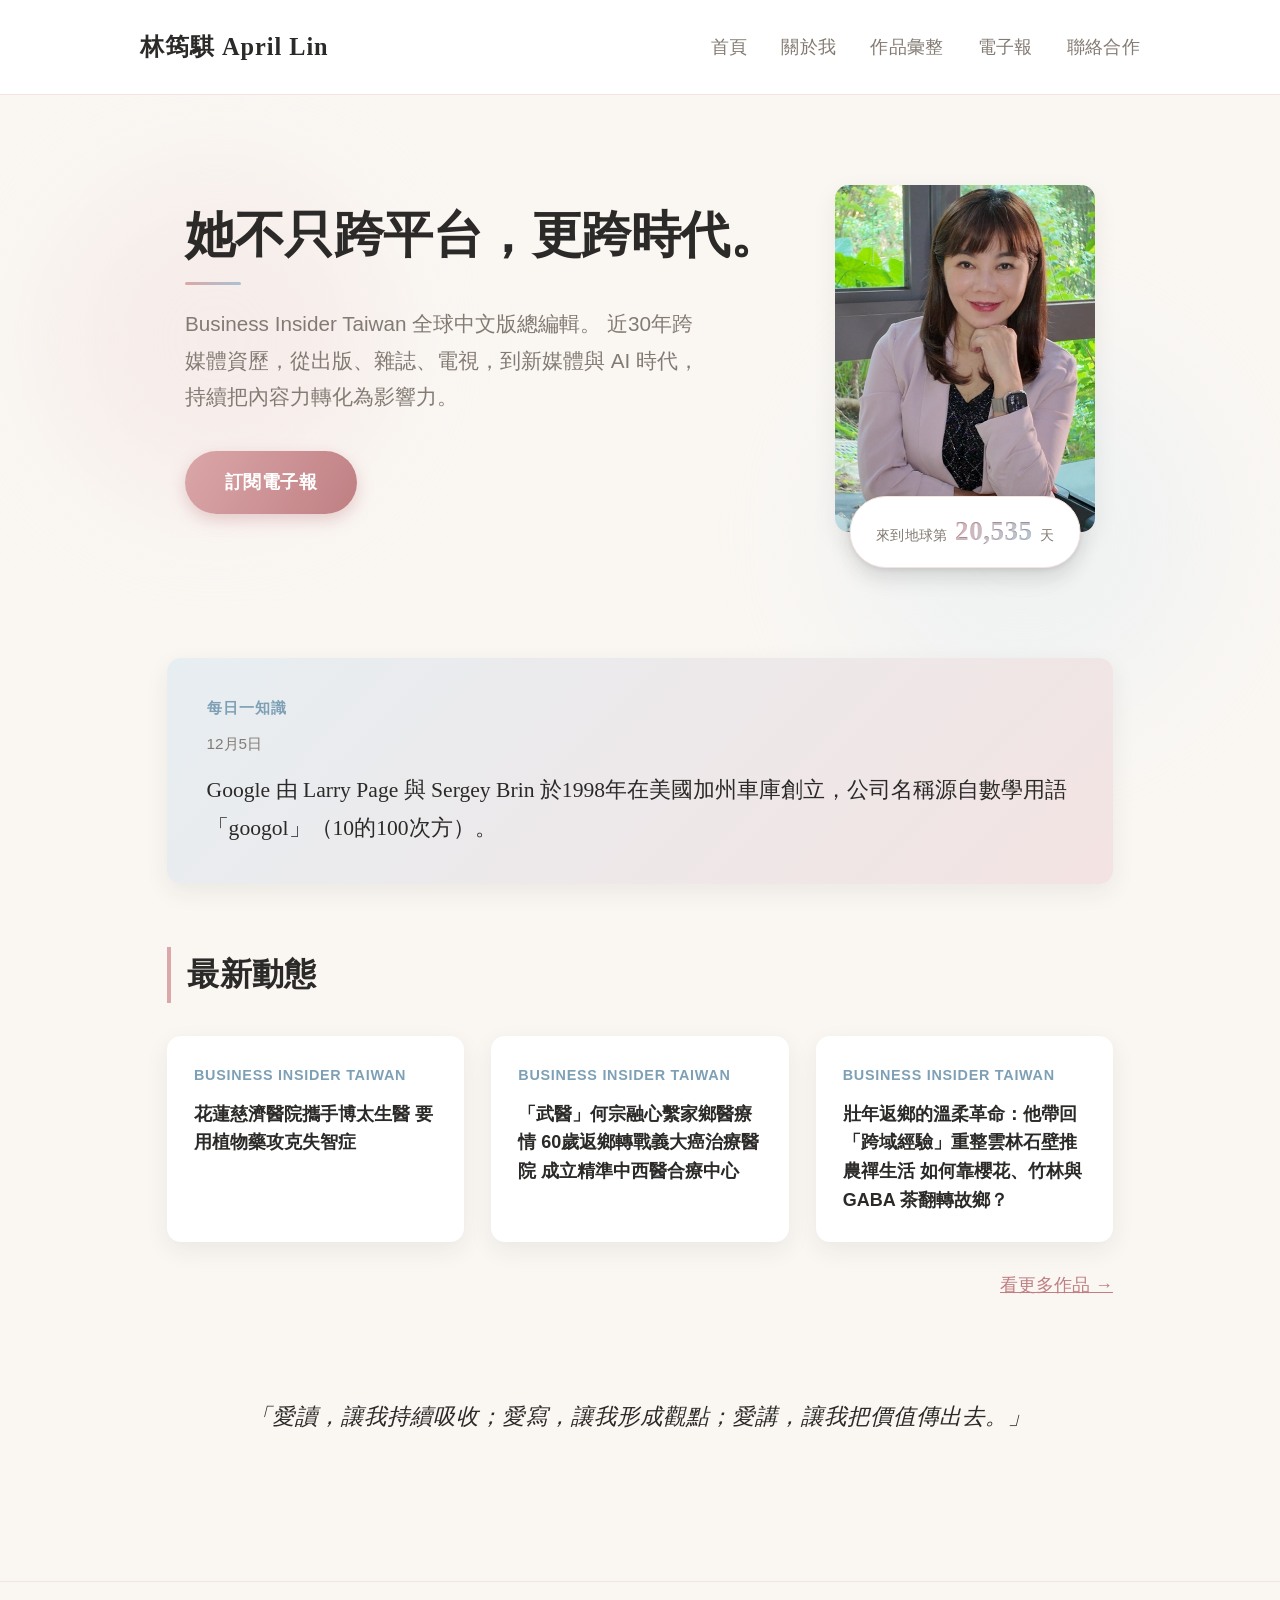
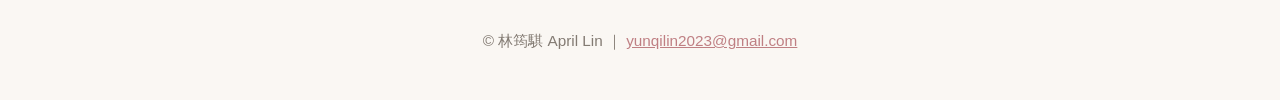
<file: index.html>
<!DOCTYPE html>
<html lang="zh-Hant">
<head>
<meta charset="UTF-8">
<meta name="viewport" content="width=device-width, initial-scale=1.0">
<!-- Google tag (gtag.js) -->
<script async src="https://www.googletagmanager.com/gtag/js?id=G-0GLRS315TK"></script>
<script>
  window.dataLayer = window.dataLayer || [];
  function gtag(){dataLayer.push(arguments);}
  gtag('js', new Date());

  gtag('config', 'G-0GLRS315TK');
</script>
<title>林筠騏 April Lin</title>
<link rel="stylesheet" href="css/style.css">
</head>
<body>

<header class="site-header">
  <div class="inner">
    <a class="brand" href="index.html">林筠騏 April Lin</a>
    <nav class="site-nav">
      <a href="index.html">首頁</a>
      <a href="about.html">關於我</a>
      <a href="portfolio.html">作品彙整</a>
      <a href="newsletter.html">電子報</a>
      <a href="contact.html">聯絡合作</a>
    </nav>
  </div>
</header>

<main>

  <section class="hero">
    <div class="hero-text">
      <div class="tagline">她不只跨平台，更跨時代。</div>
      <p class="intro">
        Business Insider Taiwan 全球中文版總編輯。
        近30年跨媒體資歷，從出版、雜誌、電視，到新媒體與 AI 時代，持續把內容力轉化為影響力。
      </p>
      <a class="btn" href="newsletter.html#subscribe">訂閱電子報</a>
    </div>
    <div class="hero-photo">
      <img src="assets/portrait-1.jpg" alt="林筠騏 April Lin">
      <div class="days-alive-badge">
        <div class="days-alive-label">來到地球第</div>
        <div class="days-alive-number" id="days-alive-number">—</div>
        <div class="days-alive-label">天</div>
      </div>
    </div>
  </section>

  <section class="daily-fact">
    <div class="daily-fact-label">每日一知識</div>
    <div class="daily-fact-date" id="daily-fact-date"></div>
    <div class="daily-fact-text" id="daily-fact-text">載入中…</div>
  </section>

  <section>
    <h2 class="section-title">最新動態</h2>
    <div class="news-grid">
      <div class="news-card">
        <div class="news-tag">BUSINESS INSIDER TAIWAN</div>
        <a href="https://www.businessinsider.tw/article/4096" target="_blank" rel="noopener">花蓮慈濟醫院攜手博太生醫 要用植物藥攻克失智症</a>
      </div>
      <div class="news-card">
        <div class="news-tag">BUSINESS INSIDER TAIWAN</div>
        <a href="https://www.businessinsider.tw/article/4020" target="_blank" rel="noopener">「武醫」何宗融心繫家鄉醫療情 60歲返鄉轉戰義大癌治療醫院 成立精準中西醫合療中心</a>
      </div>
      <div class="news-card">
        <div class="news-tag">BUSINESS INSIDER TAIWAN</div>
        <a href="https://www.businessinsider.tw/article/2963" target="_blank" rel="noopener">壯年返鄉的溫柔革命：他帶回「跨域經驗」重整雲林石壁推農禪生活 如何靠櫻花、竹林與 GABA 茶翻轉故鄉？</a>
      </div>
    </div>
    <p class="news-more"><a href="portfolio.html">看更多作品 →</a></p>
  </section>

  <section class="quote-block">
    「愛讀，讓我持續吸收；愛寫，讓我形成觀點；愛講，讓我把價值傳出去。」
  </section>

</main>

<footer>
  © 林筠騏 April Lin ｜ <a href="mailto:yunqilin2023@gmail.com">yunqilin2023@gmail.com</a>
</footer>

<script>
  (function () {
    var birthDate = new Date(1970, 8, 15); // 1970年9月15日
    var now = new Date();
    var msPerDay = 86400000;
    var daysAlive = Math.floor((now - birthDate) / msPerDay);
    document.getElementById('days-alive-number').textContent = daysAlive.toLocaleString('zh-Hant-TW');
  })();

  fetch('data/daily-facts.json')
    .then(function (res) { return res.json(); })
    .then(function (facts) {
      var now = new Date();
      var start = new Date(now.getFullYear(), 0, 0);
      var dayOfYear = Math.floor((now - start) / 86400000);
      var fact = facts[dayOfYear % facts.length];
      document.getElementById('daily-fact-date').textContent = (now.getMonth() + 1) + '月' + now.getDate() + '日';
      document.getElementById('daily-fact-text').textContent = fact.text;
    })
    .catch(function () {
      document.getElementById('daily-fact-text').textContent = '今日知識載入失敗，稍後再試。';
    });
</script>

</body>
</html>
</file>
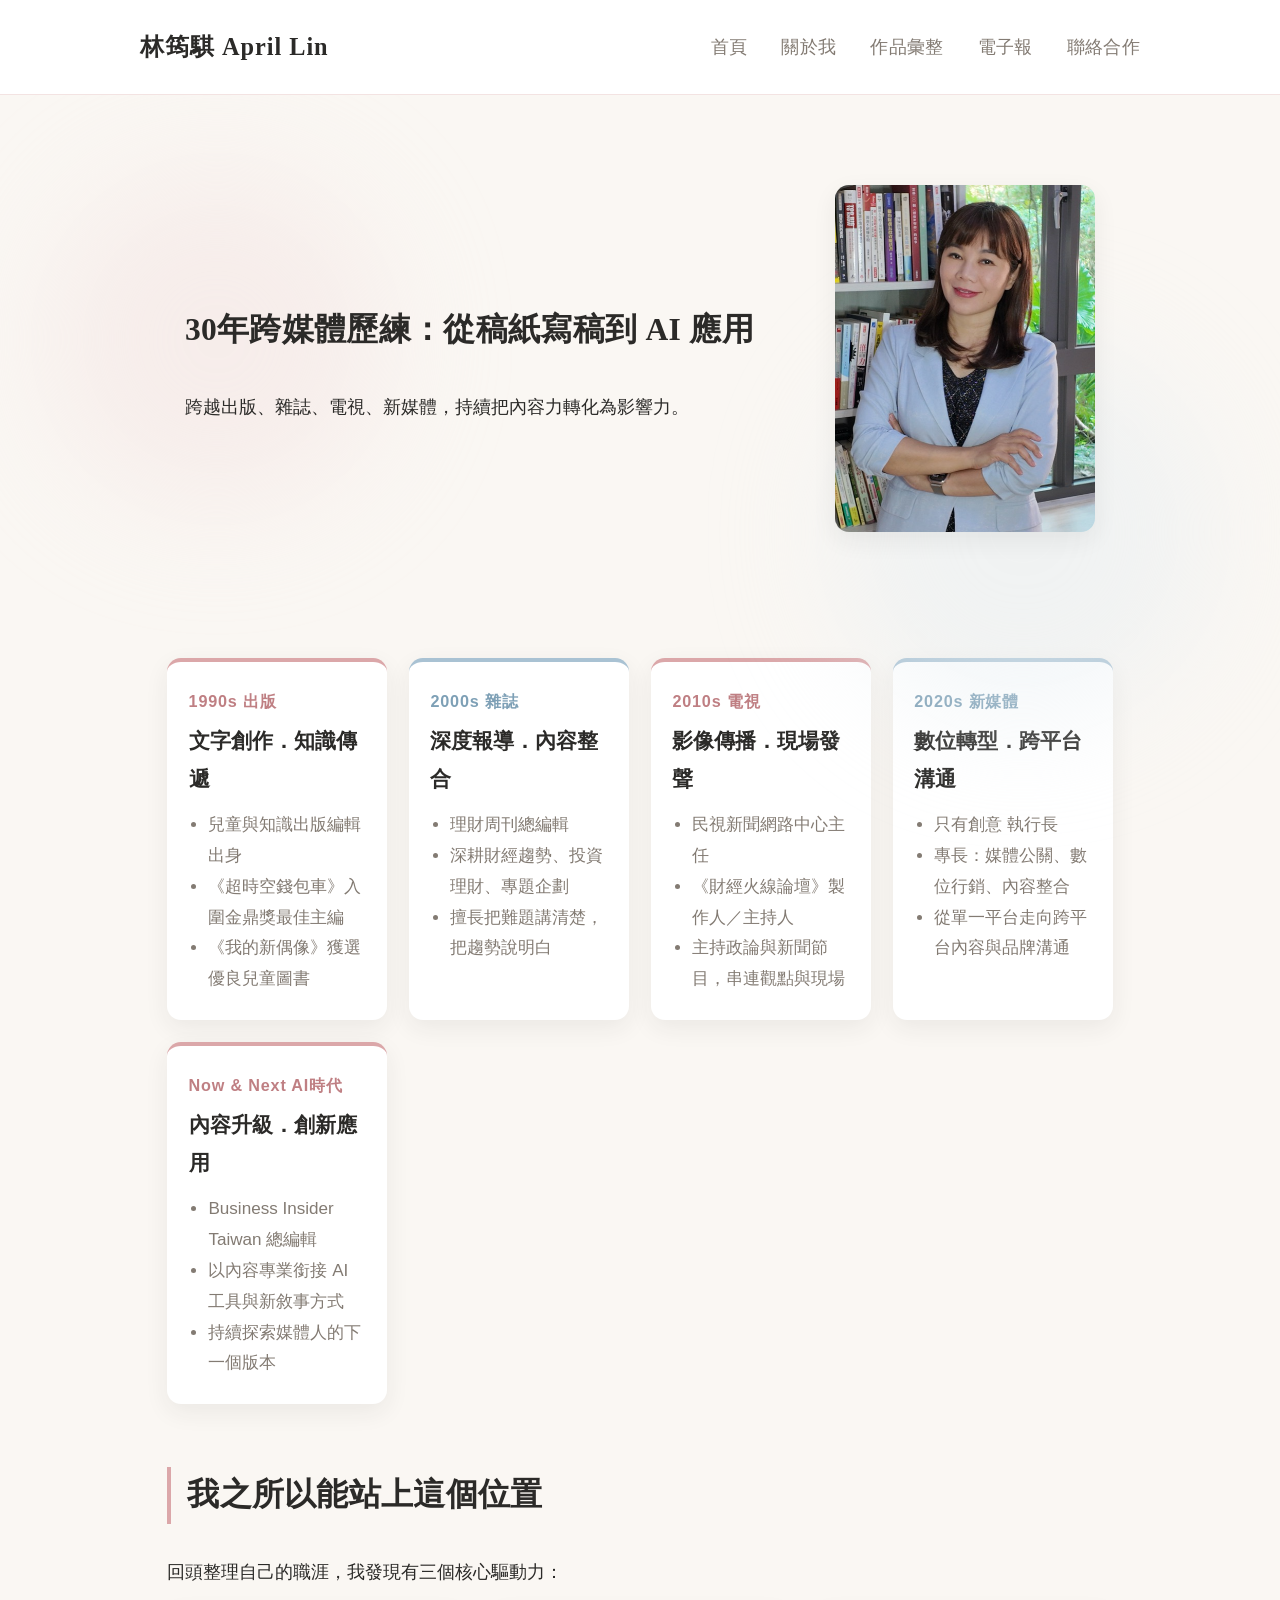
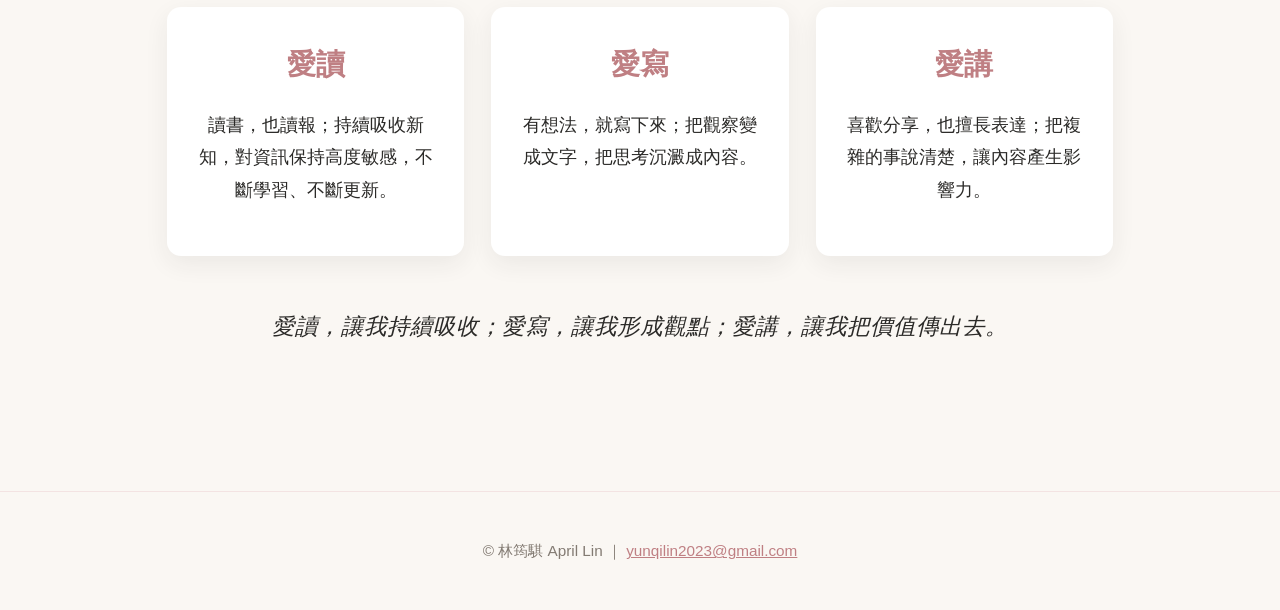
<file: about.html>
<!DOCTYPE html>
<html lang="zh-Hant">
<head>
<meta charset="UTF-8">
<meta name="viewport" content="width=device-width, initial-scale=1.0">
<!-- Google tag (gtag.js) -->
<script async src="https://www.googletagmanager.com/gtag/js?id=G-0GLRS315TK"></script>
<script>
  window.dataLayer = window.dataLayer || [];
  function gtag(){dataLayer.push(arguments);}
  gtag('js', new Date());

  gtag('config', 'G-0GLRS315TK');
</script>
<title>關於我 | 林筠騏 April Lin</title>
<link rel="stylesheet" href="css/style.css">
</head>
<body>

<header class="site-header">
  <div class="inner">
    <a class="brand" href="index.html">林筠騏 April Lin</a>
    <nav class="site-nav">
      <a href="index.html">首頁</a>
      <a href="about.html">關於我</a>
      <a href="portfolio.html">作品彙整</a>
      <a href="newsletter.html">電子報</a>
      <a href="contact.html">聯絡合作</a>
    </nav>
  </div>
</header>

<main>

  <section class="hero">
    <div class="hero-text">
      <h2 class="section-title" style="border:none;padding-left:0;">30年跨媒體歷練：從稿紙寫稿到 AI 應用</h2>
      <p>跨越出版、雜誌、電視、新媒體，持續把內容力轉化為影響力。</p>
    </div>
    <div class="hero-photo">
      <img src="assets/portrait-2.jpg" alt="林筠騏 April Lin">
    </div>
  </section>

  <section>
    <div class="timeline">
      <div class="stage">
        <div class="era">1990s 出版</div>
        <h3>文字創作．知識傳遞</h3>
        <ul>
          <li>兒童與知識出版編輯出身</li>
          <li>《超時空錢包車》入圍金鼎獎最佳主編</li>
          <li>《我的新偶像》獲選優良兒童圖書</li>
        </ul>
      </div>
      <div class="stage">
        <div class="era">2000s 雜誌</div>
        <h3>深度報導．內容整合</h3>
        <ul>
          <li>理財周刊總編輯</li>
          <li>深耕財經趨勢、投資理財、專題企劃</li>
          <li>擅長把難題講清楚，把趨勢說明白</li>
        </ul>
      </div>
      <div class="stage">
        <div class="era">2010s 電視</div>
        <h3>影像傳播．現場發聲</h3>
        <ul>
          <li>民視新聞網路中心主任</li>
          <li>《財經火線論壇》製作人／主持人</li>
          <li>主持政論與新聞節目，串連觀點與現場</li>
        </ul>
      </div>
      <div class="stage">
        <div class="era">2020s 新媒體</div>
        <h3>數位轉型．跨平台溝通</h3>
        <ul>
          <li>只有創意 執行長</li>
          <li>專長：媒體公關、數位行銷、內容整合</li>
          <li>從單一平台走向跨平台內容與品牌溝通</li>
        </ul>
      </div>
      <div class="stage">
        <div class="era">Now &amp; Next AI時代</div>
        <h3>內容升級．創新應用</h3>
        <ul>
          <li>Business Insider Taiwan 總編輯</li>
          <li>以內容專業銜接 AI 工具與新敘事方式</li>
          <li>持續探索媒體人的下一個版本</li>
        </ul>
      </div>
    </div>
  </section>

  <section>
    <h2 class="section-title">我之所以能站上這個位置</h2>
    <p>回頭整理自己的職涯，我發現有三個核心驅動力：</p>
    <div class="drivers">
      <div class="driver">
        <div class="label">愛讀</div>
        <p>讀書，也讀報；持續吸收新知，對資訊保持高度敏感，不斷學習、不斷更新。</p>
      </div>
      <div class="driver">
        <div class="label">愛寫</div>
        <p>有想法，就寫下來；把觀察變成文字，把思考沉澱成內容。</p>
      </div>
      <div class="driver">
        <div class="label">愛講</div>
        <p>喜歡分享，也擅長表達；把複雜的事說清楚，讓內容產生影響力。</p>
      </div>
    </div>
    <p class="quote-block">愛讀，讓我持續吸收；愛寫，讓我形成觀點；愛講，讓我把價值傳出去。</p>
  </section>

</main>

<footer>
  © 林筠騏 April Lin ｜ <a href="mailto:yunqilin2023@gmail.com">yunqilin2023@gmail.com</a>
</footer>

</body>
</html>
</file>
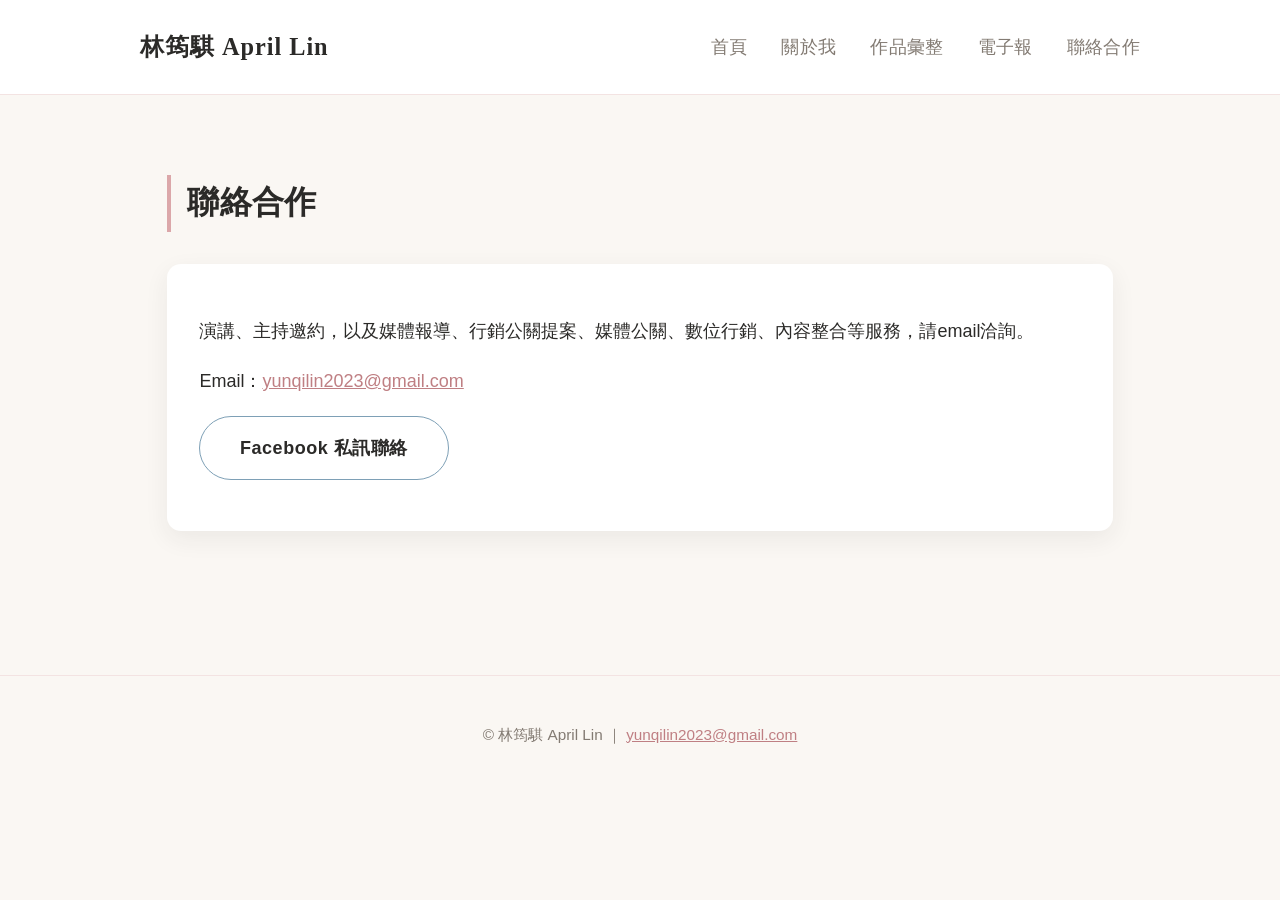
<file: contact.html>
<!DOCTYPE html>
<html lang="zh-Hant">
<head>
<meta charset="UTF-8">
<meta name="viewport" content="width=device-width, initial-scale=1.0">
<!-- Google tag (gtag.js) -->
<script async src="https://www.googletagmanager.com/gtag/js?id=G-0GLRS315TK"></script>
<script>
  window.dataLayer = window.dataLayer || [];
  function gtag(){dataLayer.push(arguments);}
  gtag('js', new Date());

  gtag('config', 'G-0GLRS315TK');
</script>
<title>聯絡合作 | 林筠騏 April Lin</title>
<link rel="stylesheet" href="css/style.css">
</head>
<body>

<header class="site-header">
  <div class="inner">
    <a class="brand" href="index.html">林筠騏 April Lin</a>
    <nav class="site-nav">
      <a href="index.html">首頁</a>
      <a href="about.html">關於我</a>
      <a href="portfolio.html">作品彙整</a>
      <a href="newsletter.html">電子報</a>
      <a href="contact.html">聯絡合作</a>
    </nav>
  </div>
</header>

<main>

  <section>
    <h2 class="section-title">聯絡合作</h2>
    <div class="contact-block">
      <p>演講、主持邀約，以及媒體報導、行銷公關提案、媒體公關、數位行銷、內容整合等服務，請email洽詢。</p>
      <p>Email：<a href="mailto:yunqilin2023@gmail.com">yunqilin2023@gmail.com</a></p>
      <p><a class="btn secondary" href="https://www.facebook.com/lin.yun.qi.590209/?locale=zh_TW" target="_blank" rel="noopener">Facebook 私訊聯絡</a></p>
    </div>
  </section>

</main>

<footer>
  © 林筠騏 April Lin ｜ <a href="mailto:yunqilin2023@gmail.com">yunqilin2023@gmail.com</a>
</footer>

</body>
</html>
</file>
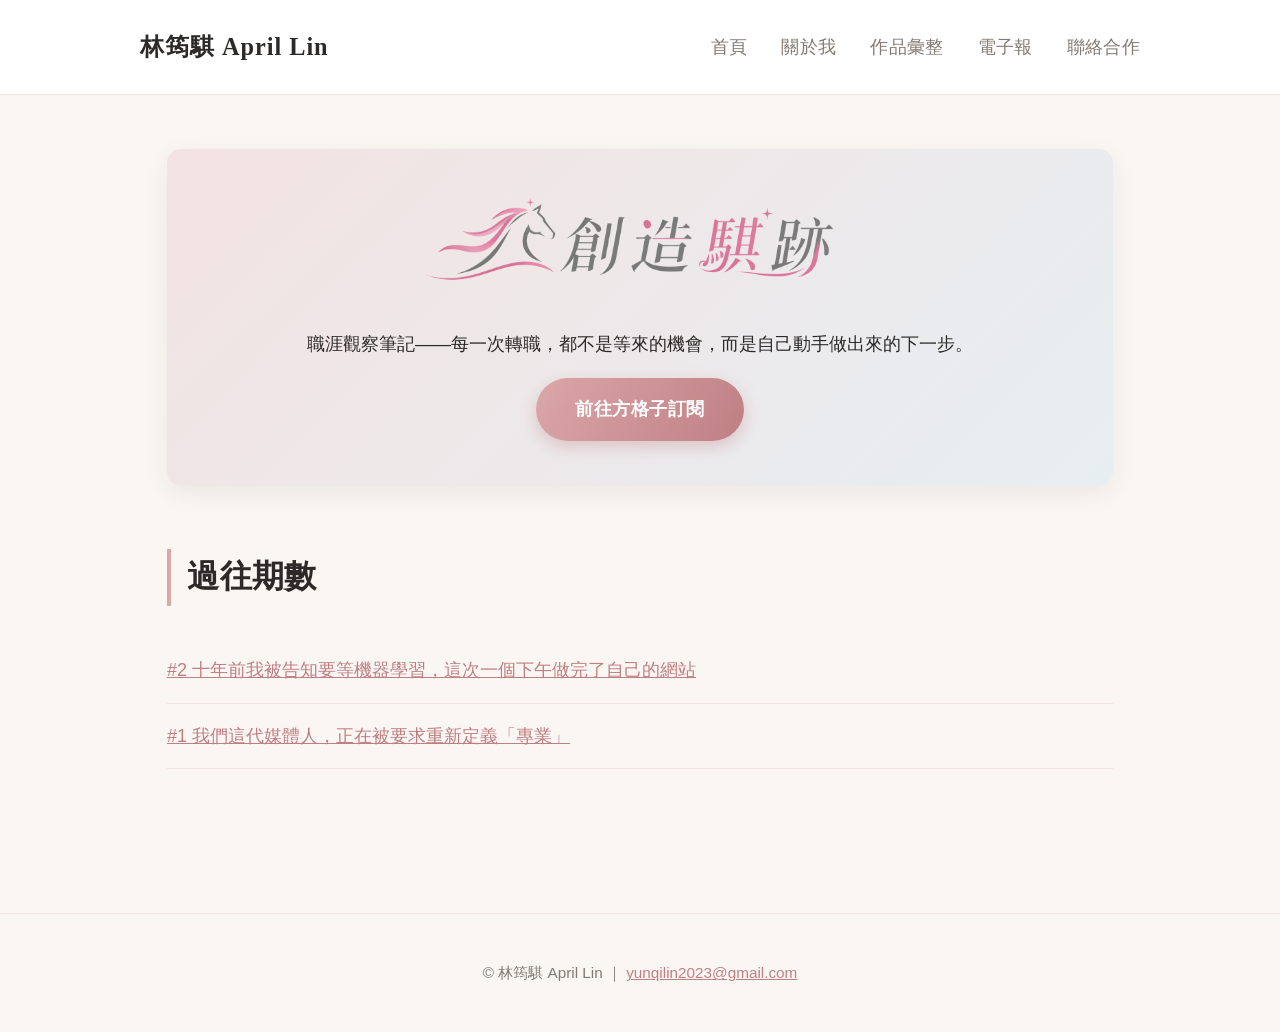
<file: newsletter.html>
<!DOCTYPE html>
<html lang="zh-Hant">
<head>
<meta charset="UTF-8">
<meta name="viewport" content="width=device-width, initial-scale=1.0">
<!-- Google tag (gtag.js) -->
<script async src="https://www.googletagmanager.com/gtag/js?id=G-0GLRS315TK"></script>
<script>
  window.dataLayer = window.dataLayer || [];
  function gtag(){dataLayer.push(arguments);}
  gtag('js', new Date());

  gtag('config', 'G-0GLRS315TK');
</script>
<title>創造騏跡 | 林筠騏 April Lin</title>
<link rel="stylesheet" href="css/style.css">
</head>
<body>

<header class="site-header">
  <div class="inner">
    <a class="brand" href="index.html">林筠騏 April Lin</a>
    <nav class="site-nav">
      <a href="index.html">首頁</a>
      <a href="about.html">關於我</a>
      <a href="portfolio.html">作品彙整</a>
      <a href="newsletter.html">電子報</a>
      <a href="contact.html">聯絡合作</a>
    </nav>
  </div>
</header>

<main>

  <section id="subscribe" class="subscribe-box">
    <img src="assets/logo-qiji.png" alt="創造騏跡" style="max-width:480px;width:100%;height:auto;margin-bottom:0.5rem;">
    <p>職涯觀察筆記——每一次轉職，都不是等來的機會，而是自己動手做出來的下一步。</p>
    <a class="btn" href="https://vocus.cc/salon/aprilqiji" id="subscribe-link" target="_blank" rel="noopener">前往方格子訂閱</a>
  </section>

  <section>
    <h2 class="section-title">過往期數</h2>
    <ul class="archive-list">
      <li><a href="https://vocus.cc/article/6a4e9aaefd89780001310ff7" target="_blank" rel="noopener">#2 十年前我被告知要等機器學習，這次一個下午做完了自己的網站</a></li>
      <li><a href="https://vocus.cc/article/6a4ca779fd897800016c6b80" target="_blank" rel="noopener">#1 我們這代媒體人，正在被要求重新定義「專業」</a></li>
    </ul>
  </section>

</main>

<footer>
  © 林筠騏 April Lin ｜ <a href="mailto:yunqilin2023@gmail.com">yunqilin2023@gmail.com</a>
</footer>

</body>
</html>
</file>
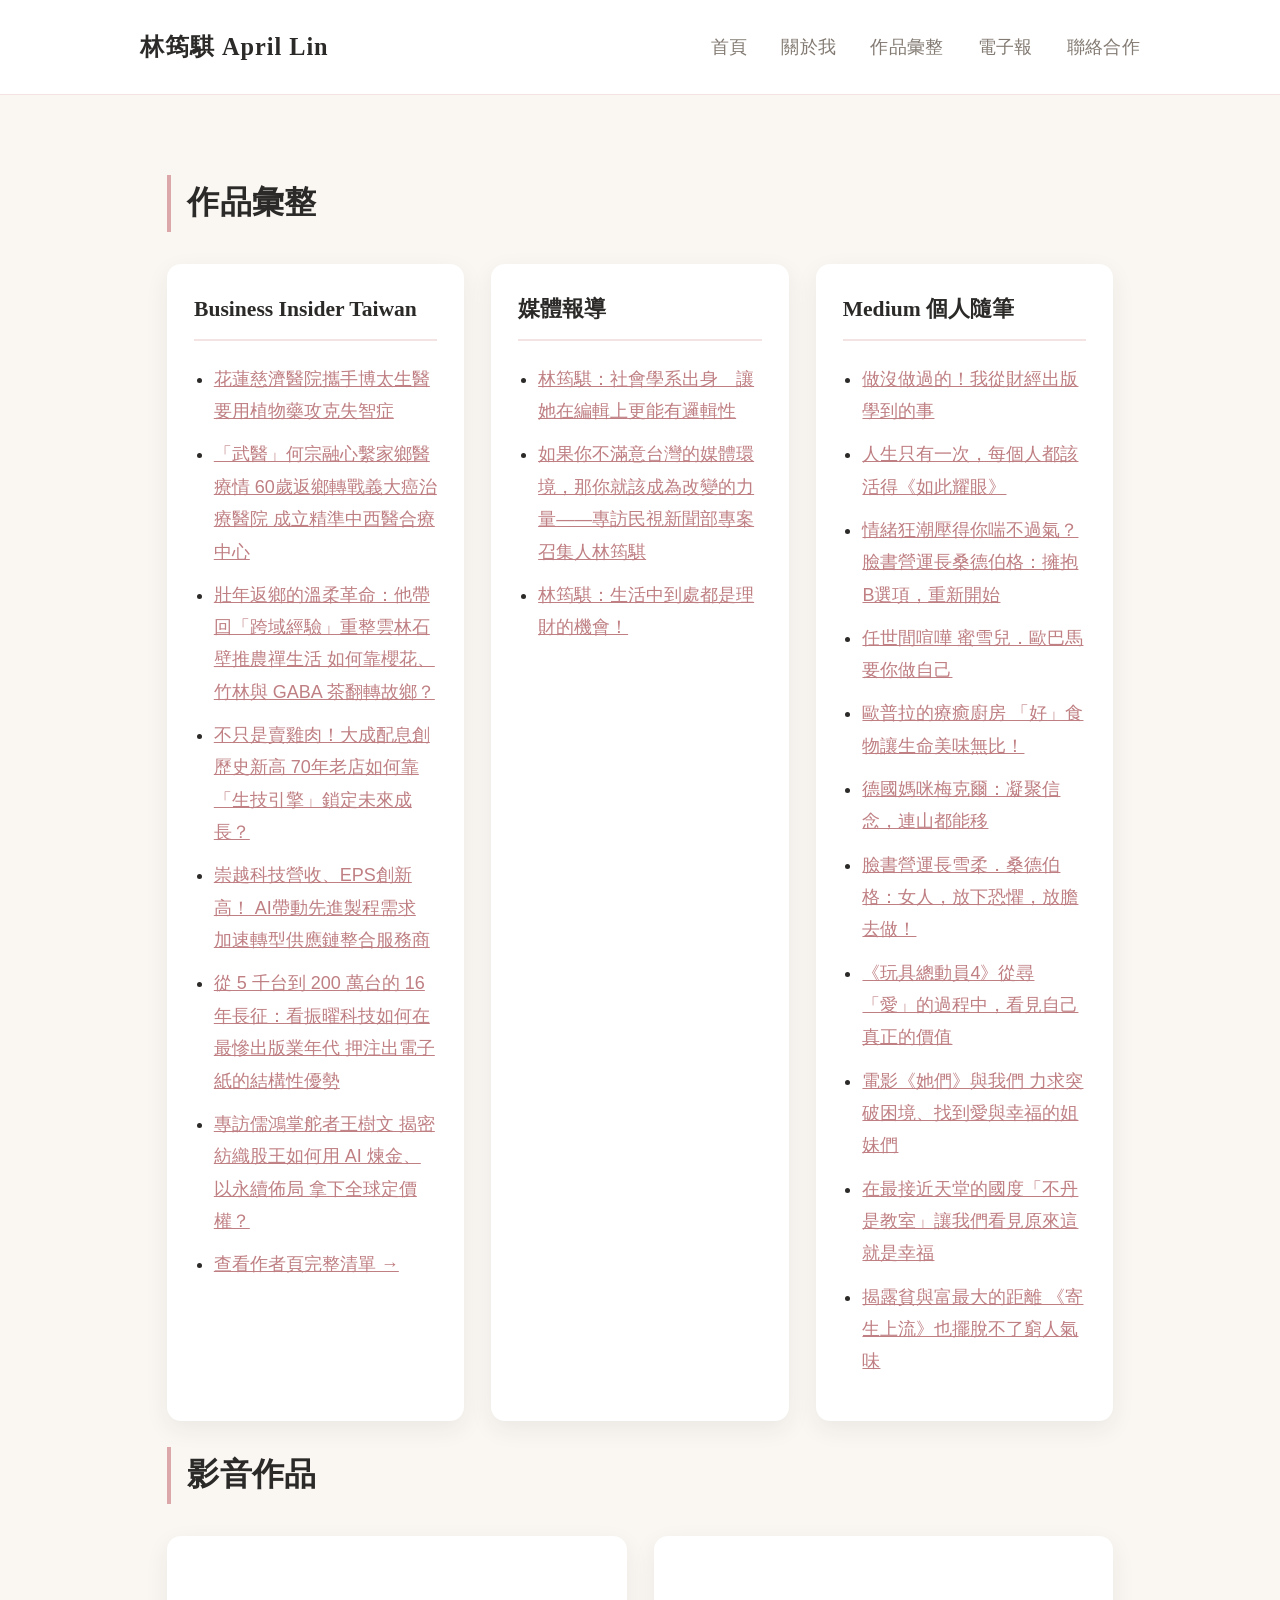
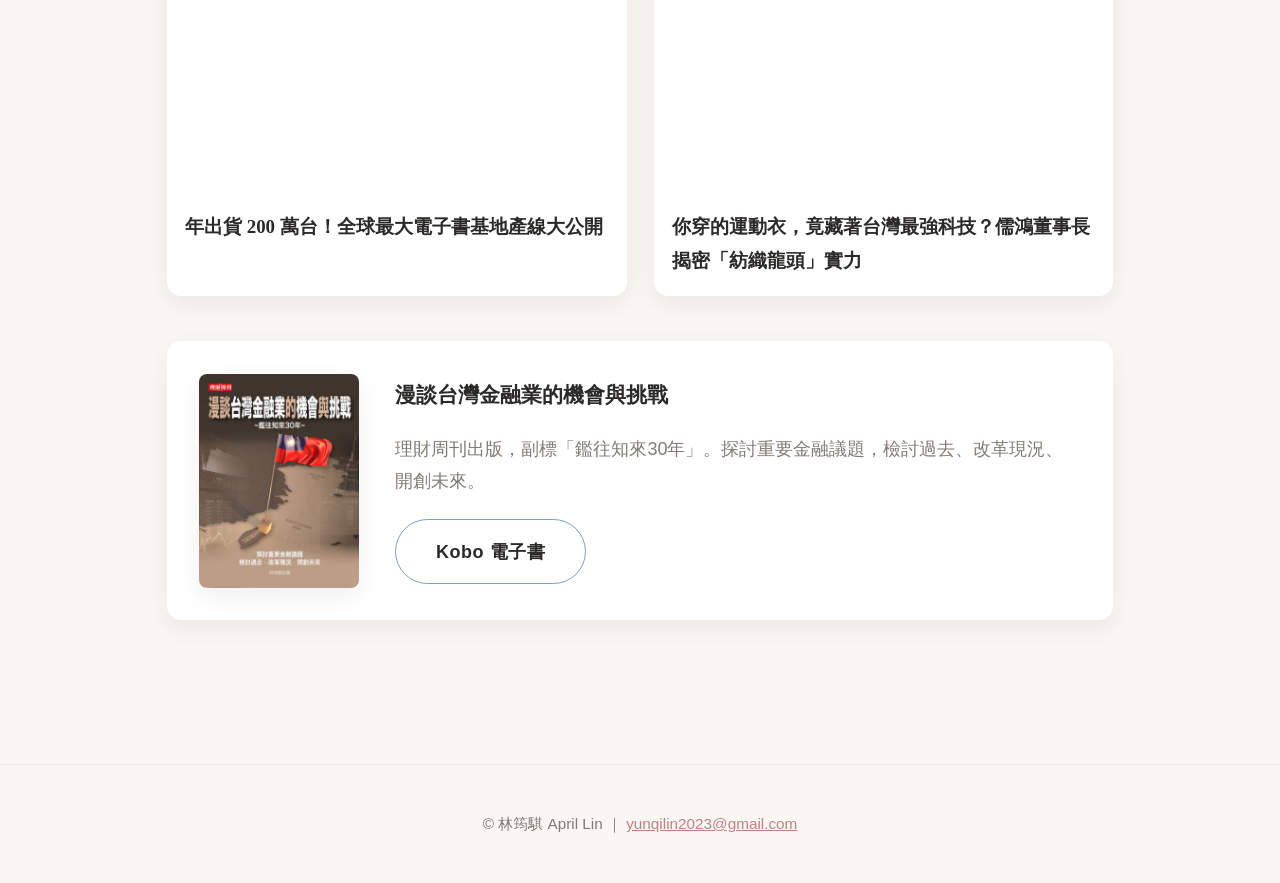
<file: portfolio.html>
<!DOCTYPE html>
<html lang="zh-Hant">
<head>
<meta charset="UTF-8">
<meta name="viewport" content="width=device-width, initial-scale=1.0">
<!-- Google tag (gtag.js) -->
<script async src="https://www.googletagmanager.com/gtag/js?id=G-0GLRS315TK"></script>
<script>
  window.dataLayer = window.dataLayer || [];
  function gtag(){dataLayer.push(arguments);}
  gtag('js', new Date());

  gtag('config', 'G-0GLRS315TK');
</script>
<title>作品彙整 | 林筠騏 April Lin</title>
<link rel="stylesheet" href="css/style.css">
</head>
<body>

<header class="site-header">
  <div class="inner">
    <a class="brand" href="index.html">林筠騏 April Lin</a>
    <nav class="site-nav">
      <a href="index.html">首頁</a>
      <a href="about.html">關於我</a>
      <a href="portfolio.html">作品彙整</a>
      <a href="newsletter.html">電子報</a>
      <a href="contact.html">聯絡合作</a>
    </nav>
  </div>
</header>

<main>

  <section>
    <h2 class="section-title">作品彙整</h2>

    <div class="portfolio-grid">
      <div class="portfolio-col">
        <h3>Business Insider Taiwan</h3>
        <ul>
          <li><a href="https://www.businessinsider.tw/article/4096" target="_blank" rel="noopener">花蓮慈濟醫院攜手博太生醫 要用植物藥攻克失智症</a></li>
          <li><a href="https://www.businessinsider.tw/article/4020" target="_blank" rel="noopener">「武醫」何宗融心繫家鄉醫療情 60歲返鄉轉戰義大癌治療醫院 成立精準中西醫合療中心</a></li>
          <li><a href="https://www.businessinsider.tw/article/2963" target="_blank" rel="noopener">壯年返鄉的溫柔革命：他帶回「跨域經驗」重整雲林石壁推農禪生活 如何靠櫻花、竹林與 GABA 茶翻轉故鄉？</a></li>
          <li><a href="https://www.businessinsider.tw/article/2747" target="_blank" rel="noopener">不只是賣雞肉！大成配息創歷史新高 70年老店如何靠「生技引擎」鎖定未來成長？</a></li>
          <li><a href="https://www.businessinsider.tw/article/2522" target="_blank" rel="noopener">崇越科技營收、EPS創新高！ AI帶動先進製程需求 加速轉型供應鏈整合服務商</a></li>
          <li><a href="https://www.businessinsider.tw/article/3299" target="_blank" rel="noopener">從 5 千台到 200 萬台的 16 年長征：看振曜科技如何在最慘出版業年代 押注出電子紙的結構性優勢</a></li>
          <li><a href="https://www.businessinsider.tw/article/1514" target="_blank" rel="noopener">專訪儒鴻掌舵者王樹文 揭密紡織股王如何用 AI 煉金、以永續佈局 拿下全球定價權？</a></li>
          <li><a href="https://www.businessinsider.tw/author/april-lin" target="_blank" rel="noopener">查看作者頁完整清單 →</a></li>
        </ul>
      </div>

      <div class="portfolio-col">
        <h3>媒體報導</h3>
        <ul>
          <li><a href="http://host.mcu.edu.tw/mol/show_2009.php?nid=155887" target="_blank" rel="noopener">林筠騏：社會學系出身　讓她在編輯上更能有邏輯性</a></li>
          <li><a href="https://www.thenewslens.com/article/4611" target="_blank" rel="noopener">如果你不滿意台灣的媒體環境，那你就該成為改變的力量——專訪民視新聞部專案召集人林筠騏</a></li>
          <li><a href="https://news.knowing.asia/news/2c96ebb7-7314-41b8-ad9f-f6887e595a8b" target="_blank" rel="noopener">林筠騏：生活中到處都是理財的機會！</a></li>
        </ul>
      </div>

      <div class="portfolio-col">
        <h3>Medium 個人隨筆</h3>
        <ul>
          <li><a href="https://medium.com/@yunqilin/%E5%81%9A%E6%B2%92%E5%81%9A%E9%81%8E%E7%9A%84-%E6%88%91%E5%BE%9E%E8%B2%A1%E7%B6%93%E5%87%BA%E7%89%88%E5%AD%B8%E5%88%B0%E7%9A%84%E4%BA%8B-22cc8caf2d98" target="_blank" rel="noopener">做沒做過的！我從財經出版學到的事</a></li>
          <li><a href="https://medium.com/@yunqilin/%E4%BA%BA%E7%94%9F%E5%8F%AA%E6%9C%89%E4%B8%80%E6%AC%A1-%E6%AF%8F%E5%80%8B%E4%BA%BA%E9%83%BD%E8%A9%B2%E6%B4%BB%E5%BE%97-%E5%A6%82%E6%AD%A4%E8%80%80%E7%9C%BC-f8699ff388b3" target="_blank" rel="noopener">人生只有一次，每個人都該活得《如此耀眼》</a></li>
          <li><a href="https://medium.com/@yunqilin/%E6%83%85%E7%B7%92%E7%8B%82%E6%BD%AE%E5%A3%93%E5%BE%97%E4%BD%A0%E5%96%98%E4%B8%8D%E9%81%8E%E6%B0%A3-%E8%87%89%E6%9B%B8%E7%87%9F%E9%81%8B%E9%95%B7%E6%A1%91%E5%BE%B7%E4%BC%AF%E6%A0%BC-%E6%93%81%E6%8A%B1b%E9%81%B8%E9%A0%85-%E9%87%8D%E6%96%B0%E9%96%8B%E5%A7%8B-75b39b273b90" target="_blank" rel="noopener">情緒狂潮壓得你喘不過氣？臉書營運長桑德伯格：擁抱B選項，重新開始</a></li>
          <li><a href="https://medium.com/@yunqilin/%E4%BB%BB%E4%B8%96%E9%96%93%E5%96%A7%E5%98%A9-%E8%9C%9C%E9%9B%AA%E5%85%92-%E6%AD%90%E5%B7%B4%E9%A6%AC%E8%A6%81%E4%BD%A0%E5%81%9A%E8%87%AA%E5%B7%B1-9fac721e6968" target="_blank" rel="noopener">任世間喧嘩 蜜雪兒．歐巴馬要你做自己</a></li>
          <li><a href="https://medium.com/@yunqilin/%E6%AD%90%E6%99%AE%E6%8B%89%E7%9A%84%E7%99%82%E7%99%92%E5%BB%9A%E6%88%BF-%E5%A5%BD-%E9%A3%9F%E7%89%A9%E8%AE%93%E7%94%9F%E5%91%BD%E7%BE%8E%E5%91%B3%E7%84%A1%E6%AF%94-80dd5f030ac2" target="_blank" rel="noopener">歐普拉的療癒廚房 「好」食物讓生命美味無比！</a></li>
          <li><a href="https://medium.com/@yunqilin/%E5%BE%B7%E5%9C%8B%E5%AA%BD%E5%92%AA%E6%A2%85%E5%85%8B%E7%88%BE-%E5%87%9D%E8%81%9A%E4%BF%A1%E5%BF%B5-%E9%80%A3%E5%B1%B1%E9%83%BD%E8%83%BD%E7%A7%BB-1262a93de645" target="_blank" rel="noopener">德國媽咪梅克爾：凝聚信念，連山都能移</a></li>
          <li><a href="https://medium.com/@yunqilin/%E8%87%89%E6%9B%B8%E7%87%9F%E9%81%8B%E9%95%B7%E9%9B%AA%E6%9F%94-%E6%A1%91%E5%BE%B7%E4%BC%AF%E6%A0%BC-%E5%A5%B3%E4%BA%BA-%E6%94%BE%E4%B8%8B%E6%81%90%E6%87%BC-%E6%94%BE%E8%86%BD%E5%8E%BB%E5%81%9A-c52a964844dd" target="_blank" rel="noopener">臉書營運長雪柔．桑德伯格：女人，放下恐懼，放膽去做！</a></li>
          <li><a href="https://medium.com/@yunqilin/%E7%8E%A9%E5%85%B7%E7%B8%BD%E5%8B%95%E5%93%A14-%E5%BE%9E%E5%B0%8B-%E6%84%9B-%E7%9A%84%E9%81%8E%E7%A8%8B%E4%B8%AD-%E7%9C%8B%E8%A6%8B%E8%87%AA%E5%B7%B1%E7%9C%9F%E6%AD%A3%E7%9A%84%E5%83%B9%E5%80%BC-d89f554f3d93" target="_blank" rel="noopener">《玩具總動員4》從尋「愛」的過程中，看見自己真正的價值</a></li>
          <li><a href="https://medium.com/@yunqilin/%E9%9B%BB%E5%BD%B1-%E5%A5%B9%E5%80%91-%E8%88%87%E6%88%91%E5%80%91-%E5%8A%9B%E6%B1%82%E7%AA%81%E7%A0%B4%E5%9B%B0%E5%A2%83-%E6%89%BE%E5%88%B0%E6%84%9B%E8%88%87%E5%B9%B8%E7%A6%8F%E7%9A%84%E5%A7%90%E5%A6%B9%E5%80%91-37d37b5a91c4" target="_blank" rel="noopener">電影《她們》與我們 力求突破困境、找到愛與幸福的姐妹們</a></li>
          <li><a href="https://medium.com/@yunqilin/%E5%9C%A8%E6%9C%80%E6%8E%A5%E8%BF%91%E5%A4%A9%E5%A0%82%E7%9A%84%E5%9C%8B%E5%BA%A6-%E4%B8%8D%E4%B8%B9%E6%98%AF%E6%95%99%E5%AE%A4-%E8%AE%93%E6%88%91%E5%80%91%E7%9C%8B%E8%A6%8B%E5%8E%9F%E4%BE%86%E9%80%99%E5%B0%B1%E6%98%AF%E5%B9%B8%E7%A6%8F-364c2209f67a" target="_blank" rel="noopener">在最接近天堂的國度「不丹是教室」讓我們看見原來這就是幸福</a></li>
          <li><a href="https://medium.com/@yunqilin/%E6%8F%AD%E9%9C%B2%E8%B2%A7%E8%88%87%E5%AF%8C%E6%9C%80%E5%A4%A7%E7%9A%84%E8%B7%9D%E9%9B%A2-%E5%AF%84%E7%94%9F%E4%B8%8A%E6%B5%81-%E4%B9%9F%E6%93%BA%E8%84%AB%E4%B8%8D%E4%BA%86%E7%AA%AE%E4%BA%BA%E6%B0%A3%E5%91%B3-468273bf6652" target="_blank" rel="noopener">揭露貧與富最大的距離 《寄生上流》也擺脫不了窮人氣味</a></li>
        </ul>
      </div>
    </div>

    <h2 class="section-title">影音作品</h2>
    <div class="video-grid">
      <div class="video-card">
        <div class="video-wrapper">
          <iframe src="https://www.youtube.com/embed/kirOQufaJLI" title="年出貨 200 萬台！全球最大電子書基地產線大公開" allowfullscreen></iframe>
        </div>
        <h3>年出貨 200 萬台！全球最大電子書基地產線大公開</h3>
      </div>
      <div class="video-card">
        <div class="video-wrapper">
          <iframe src="https://www.youtube.com/embed/OozJCni_Deg" title="你穿的運動衣，竟藏著台灣最強科技？儒鴻董事長揭密「紡織龍頭」實力" allowfullscreen></iframe>
        </div>
        <h3>你穿的運動衣，竟藏著台灣最強科技？儒鴻董事長揭密「紡織龍頭」實力</h3>
      </div>
    </div>

    <div class="book-feature">
      <img src="assets/book-cover-finance-real.jpg" alt="漫談台灣金融業的機會與挑戰 書封">
      <div class="book-feature-text">
        <h3>漫談台灣金融業的機會與挑戰</h3>
        <p>理財周刊出版，副標「鑑往知來30年」。探討重要金融議題，檢討過去、改革現況、開創未來。</p>
        <a class="btn secondary" href="https://www.kobo.com/tw/zh/ebook/n4sZjY1lzTeJLbeMSgr3kQ" target="_blank" rel="noopener">Kobo 電子書</a>
      </div>
    </div>
  </section>

</main>

<footer>
  © 林筠騏 April Lin ｜ <a href="mailto:yunqilin2023@gmail.com">yunqilin2023@gmail.com</a>
</footer>

</body>
</html>
</file>
<file: css/style.css>
:root {
  --cream: #faf7f3;
  --white: #ffffff;
  --ink: #2b2a28;
  --text-muted: #837b73;
  --blush: #dba7a9;
  --blush-deep: #bf7f83;
  --blush-pale: #f3e3e2;
  --powder: #a9c2d3;
  --powder-deep: #7ea0b6;
  --powder-pale: #e7eef2;
  --gold-line: #cba877;
  --max-width: 1000px;
  --radius: 14px;
  --shadow: 0 8px 24px rgba(43, 42, 40, 0.07);
}

* {
  box-sizing: border-box;
}

html {
  font-size: 18px;
}

body {
  margin: 0;
  font-family: "Noto Sans TC", "Microsoft JhengHei", -apple-system, sans-serif;
  background: var(--cream);
  color: var(--ink);
  line-height: 1.8;
  -webkit-font-smoothing: antialiased;
}

h1, h2, h3 {
  font-family: "Noto Serif TC", "PMingLiU", serif;
  color: var(--ink);
  font-weight: 700;
}

a {
  color: var(--blush-deep);
}

header.site-header {
  background: var(--white);
  padding: 1.4rem 1.5rem;
  border-bottom: 1px solid var(--blush-pale);
  position: sticky;
  top: 0;
  z-index: 10;
}

.site-header .inner {
  max-width: var(--max-width);
  margin: 0 auto;
  display: flex;
  justify-content: space-between;
  align-items: center;
  flex-wrap: wrap;
  gap: 0.6rem;
}

.site-header .brand {
  font-family: "Noto Serif TC", serif;
  font-size: 1.35rem;
  font-weight: 700;
  letter-spacing: 0.04em;
  color: var(--ink);
  text-decoration: none;
}

nav.site-nav a {
  color: var(--text-muted);
  text-decoration: none;
  margin-left: 1.6rem;
  font-size: 1rem;
  font-weight: 500;
  letter-spacing: 0.02em;
  transition: color 0.2s ease;
}

nav.site-nav a:hover {
  color: var(--blush-deep);
}

main {
  max-width: var(--max-width);
  margin: 0 auto;
  padding: 3rem 1.5rem 4.5rem;
}

.hero {
  position: relative;
  display: flex;
  align-items: center;
  gap: 3rem;
  padding: 2rem 1rem 3.5rem;
  flex-wrap: wrap;
  isolation: isolate;
}

.hero::before,
.hero::after {
  content: "";
  position: absolute;
  z-index: -1;
  border-radius: 50%;
  filter: blur(60px);
  opacity: 0.5;
}

.hero::before {
  width: 340px;
  height: 340px;
  background: var(--blush-pale);
  top: 20px;
  left: -120px;
}

.hero::after {
  width: 380px;
  height: 380px;
  background: var(--powder-pale);
  top: 193px;
  right: -100px;
}

.hero .hero-text {
  flex: 1 1 360px;
}

.hero .hero-photo {
  flex: 0 0 auto;
  width: 260px;
  position: relative;
}

.hero .hero-photo img {
  width: 100%;
  border-radius: var(--radius);
  box-shadow: var(--shadow);
  display: block;
  object-fit: cover;
  aspect-ratio: 3 / 4;
}

.days-alive-badge {
  position: absolute;
  left: 50%;
  bottom: -36px;
  transform: translateX(-50%);
  background: var(--white);
  border-radius: 999px;
  box-shadow: 0 10px 20px rgba(43, 42, 40, 0.15), 0 2px 4px rgba(43, 42, 40, 0.08);
  padding: 0.6rem 1.4rem;
  white-space: nowrap;
  border: 1px solid var(--blush-pale);
  display: flex;
  align-items: baseline;
  gap: 0.4rem;
}

.days-alive-badge .days-alive-label {
  font-size: 0.78rem;
  letter-spacing: 0.03em;
  color: var(--text-muted);
}

.days-alive-badge .days-alive-number {
  font-family: "Noto Serif TC", serif;
  font-size: 1.5rem;
  font-weight: 700;
  letter-spacing: 0.02em;
  background: linear-gradient(135deg, var(--blush-deep), var(--powder-deep));
  -webkit-background-clip: text;
  background-clip: text;
  color: transparent;
  text-shadow: 0 1px 0 rgba(255, 255, 255, 0.4);
}

.hero .tagline {
  font-size: 2.75rem;
  color: var(--ink);
  font-weight: 700;
  line-height: 1.3;
  letter-spacing: -0.01em;
  margin-bottom: 1.2rem;
  position: relative;
  display: inline-block;
}

.hero .tagline::after {
  content: "";
  display: block;
  width: 56px;
  height: 3px;
  background: linear-gradient(90deg, var(--blush), var(--powder));
  border-radius: 2px;
  margin-top: 0.8rem;
}

.hero p.intro {
  font-size: 1.15rem;
  line-height: 1.75;
  color: var(--text-muted);
  max-width: 520px;
  margin: 0 0 2rem;
}

.btn {
  display: inline-block;
  background: linear-gradient(120deg, var(--blush), var(--blush-deep));
  color: var(--white);
  padding: 0.85rem 2.2rem;
  text-decoration: none;
  border-radius: 999px;
  font-weight: 700;
  letter-spacing: 0.03em;
  border: none;
  transition: transform 0.15s ease, box-shadow 0.15s ease;
  box-shadow: 0 6px 16px rgba(191, 127, 131, 0.35);
}

.btn:hover {
  transform: translateY(-1px);
  box-shadow: 0 8px 20px rgba(191, 127, 131, 0.45);
}

.btn.secondary {
  background: var(--white);
  color: var(--ink);
  border: 1.5px solid var(--powder-deep);
  box-shadow: none;
}

.btn.secondary:hover {
  background: var(--powder-pale);
}

section {
  margin-bottom: 3.5rem;
}

h2.section-title {
  font-size: 1.75rem;
  letter-spacing: 0.01em;
  border-left: 4px solid var(--blush);
  padding-left: 0.9rem;
  margin-bottom: 1.8rem;
}

.timeline {
  display: grid;
  grid-template-columns: repeat(auto-fit, minmax(180px, 1fr));
  gap: 1.2rem;
}

.timeline .stage {
  background: var(--white);
  border-radius: var(--radius);
  box-shadow: var(--shadow);
  padding: 1.4rem 1.2rem;
  transition: transform 0.2s ease, box-shadow 0.2s ease;
}

.timeline .stage:hover {
  transform: translateY(-4px);
  box-shadow: 0 14px 32px rgba(43, 42, 40, 0.12);
}

.timeline .stage:nth-child(odd) {
  border-top: 4px solid var(--blush);
}

.timeline .stage:nth-child(even) {
  border-top: 4px solid var(--powder);
}

.timeline .stage .era {
  font-size: 0.9rem;
  color: var(--blush-deep);
  font-weight: 700;
  letter-spacing: 0.05em;
}

.timeline .stage:nth-child(even) .era {
  color: var(--powder-deep);
}

.timeline .stage h3 {
  margin: 0.4rem 0 0.7rem;
  font-size: 1.15rem;
}

.timeline .stage ul {
  margin: 0;
  padding-left: 1.1rem;
  font-size: 0.95rem;
  color: var(--text-muted);
}

.video-grid {
  display: grid;
  grid-template-columns: repeat(auto-fit, minmax(280px, 1fr));
  gap: 1.5rem;
  margin-bottom: 2.5rem;
}

.video-card {
  background: var(--white);
  border-radius: var(--radius);
  box-shadow: var(--shadow);
  padding: 1rem;
  transition: transform 0.2s ease, box-shadow 0.2s ease;
}

.video-card:hover {
  transform: translateY(-4px);
  box-shadow: 0 14px 32px rgba(43, 42, 40, 0.12);
}

.video-card .video-wrapper {
  position: relative;
  width: 100%;
  padding-top: 56.25%;
  border-radius: 8px;
  overflow: hidden;
}

.video-card .video-wrapper iframe {
  position: absolute;
  top: 0;
  left: 0;
  width: 100%;
  height: 100%;
  border: none;
}

.video-card h3 {
  font-size: 1.05rem;
  margin: 1rem 0 0;
}

.book-feature {
  display: flex;
  gap: 2rem;
  align-items: center;
  background: var(--white);
  border-radius: var(--radius);
  box-shadow: var(--shadow);
  padding: 1.8rem;
  margin-bottom: 2.5rem;
  flex-wrap: wrap;
}

.book-feature img {
  width: 160px;
  height: auto;
  border-radius: 8px;
  box-shadow: var(--shadow);
  flex-shrink: 0;
}

.book-feature-text {
  flex: 1 1 300px;
}

.book-feature-text h3 {
  margin-top: 0;
  margin-bottom: 0.6rem;
}

.book-feature-text p {
  color: var(--text-muted);
  margin-bottom: 1.2rem;
}

.drivers {
  display: grid;
  grid-template-columns: repeat(auto-fit, minmax(200px, 1fr));
  gap: 1.5rem;
}

.drivers .driver {
  background: var(--white);
  border-radius: var(--radius);
  box-shadow: var(--shadow);
  padding: 1.8rem 1.5rem;
  text-align: center;
  transition: transform 0.2s ease, box-shadow 0.2s ease;
}

.drivers .driver:hover {
  transform: translateY(-4px);
  box-shadow: 0 14px 32px rgba(43, 42, 40, 0.12);
}

.drivers .driver .label {
  font-family: "Noto Serif TC", serif;
  font-size: 1.6rem;
  font-weight: 700;
  color: var(--blush-deep);
  margin-bottom: 0.6rem;
}

.daily-fact {
  background: linear-gradient(135deg, var(--powder-pale), var(--blush-pale));
  border-radius: var(--radius);
  box-shadow: var(--shadow);
  padding: 2rem 2.2rem;
  margin-bottom: 3.5rem;
  position: relative;
}

.daily-fact .daily-fact-label {
  font-size: 0.85rem;
  font-weight: 700;
  letter-spacing: 0.08em;
  color: var(--powder-deep);
  margin-bottom: 0.5rem;
}

.daily-fact .daily-fact-date {
  font-size: 0.85rem;
  color: var(--text-muted);
  margin-bottom: 0.8rem;
}

.daily-fact .daily-fact-text {
  font-size: 1.2rem;
  line-height: 1.75;
  color: var(--ink);
  font-family: "Noto Serif TC", serif;
}

.news-grid {
  display: grid;
  grid-template-columns: repeat(auto-fit, minmax(240px, 1fr));
  gap: 1.5rem;
}

.news-card {
  background: var(--white);
  border-radius: var(--radius);
  box-shadow: var(--shadow);
  padding: 1.5rem;
  display: flex;
  flex-direction: column;
  transition: transform 0.2s ease, box-shadow 0.2s ease;
}

.news-card:hover {
  transform: translateY(-4px);
  box-shadow: 0 14px 32px rgba(43, 42, 40, 0.12);
}

.news-card .news-tag {
  font-size: 0.8rem;
  font-weight: 700;
  letter-spacing: 0.05em;
  color: var(--powder-deep);
  margin-bottom: 0.6rem;
}

.news-card a {
  color: var(--ink);
  text-decoration: none;
  font-weight: 700;
  line-height: 1.6;
  flex: 1;
}

.news-card a:hover {
  color: var(--blush-deep);
}

.news-more {
  text-align: right;
  margin-top: 1.5rem;
}

.quote-block {
  font-size: 1.25rem;
  font-style: italic;
  text-align: center;
  color: var(--ink);
  padding: 1.8rem 1rem 0;
  margin-top: 1rem;
}

.portfolio-grid {
  display: grid;
  grid-template-columns: repeat(auto-fit, minmax(260px, 1fr));
  gap: 1.5rem;
}

.portfolio-col {
  background: var(--white);
  border-radius: var(--radius);
  box-shadow: var(--shadow);
  padding: 1.4rem 1.5rem;
  transition: transform 0.2s ease, box-shadow 0.2s ease;
}

.portfolio-col:hover {
  transform: translateY(-4px);
  box-shadow: 0 14px 32px rgba(43, 42, 40, 0.12);
}

.portfolio-col h3 {
  margin-top: 0;
  padding-bottom: 0.6rem;
  font-size: 1.2rem;
  border-bottom: 2px solid var(--blush-pale);
}

.portfolio-col ul {
  padding-left: 1.1rem;
  font-size: 1rem;
}

.portfolio-col li {
  margin-bottom: 0.6rem;
}

.subscribe-box {
  background: linear-gradient(135deg, var(--blush-pale), var(--powder-pale));
  color: var(--ink);
  padding: 2.5rem 2rem;
  text-align: center;
  border-radius: var(--radius);
  box-shadow: var(--shadow);
}

.subscribe-box h2 {
  color: var(--ink);
  margin-top: 0;
}

.placeholder-note {
  font-size: 0.85rem;
  color: var(--blush-deep);
  background: var(--white);
  border: 1px dashed var(--blush);
  border-radius: 8px;
  padding: 0.7rem 1rem;
  margin-top: 1.2rem;
  display: inline-block;
}

.archive-list {
  list-style: none;
  padding: 0;
}

.archive-list li {
  padding: 0.9rem 0;
  border-bottom: 1px solid var(--blush-pale);
}

.contact-block {
  background: var(--white);
  border-radius: var(--radius);
  box-shadow: var(--shadow);
  padding: 1.8rem;
}

.todo {
  color: var(--blush-deep);
  font-weight: 600;
}

footer {
  text-align: center;
  padding: 2.5rem 1rem;
  color: var(--text-muted);
  font-size: 0.85rem;
  border-top: 1px solid var(--blush-pale);
}
</file>
